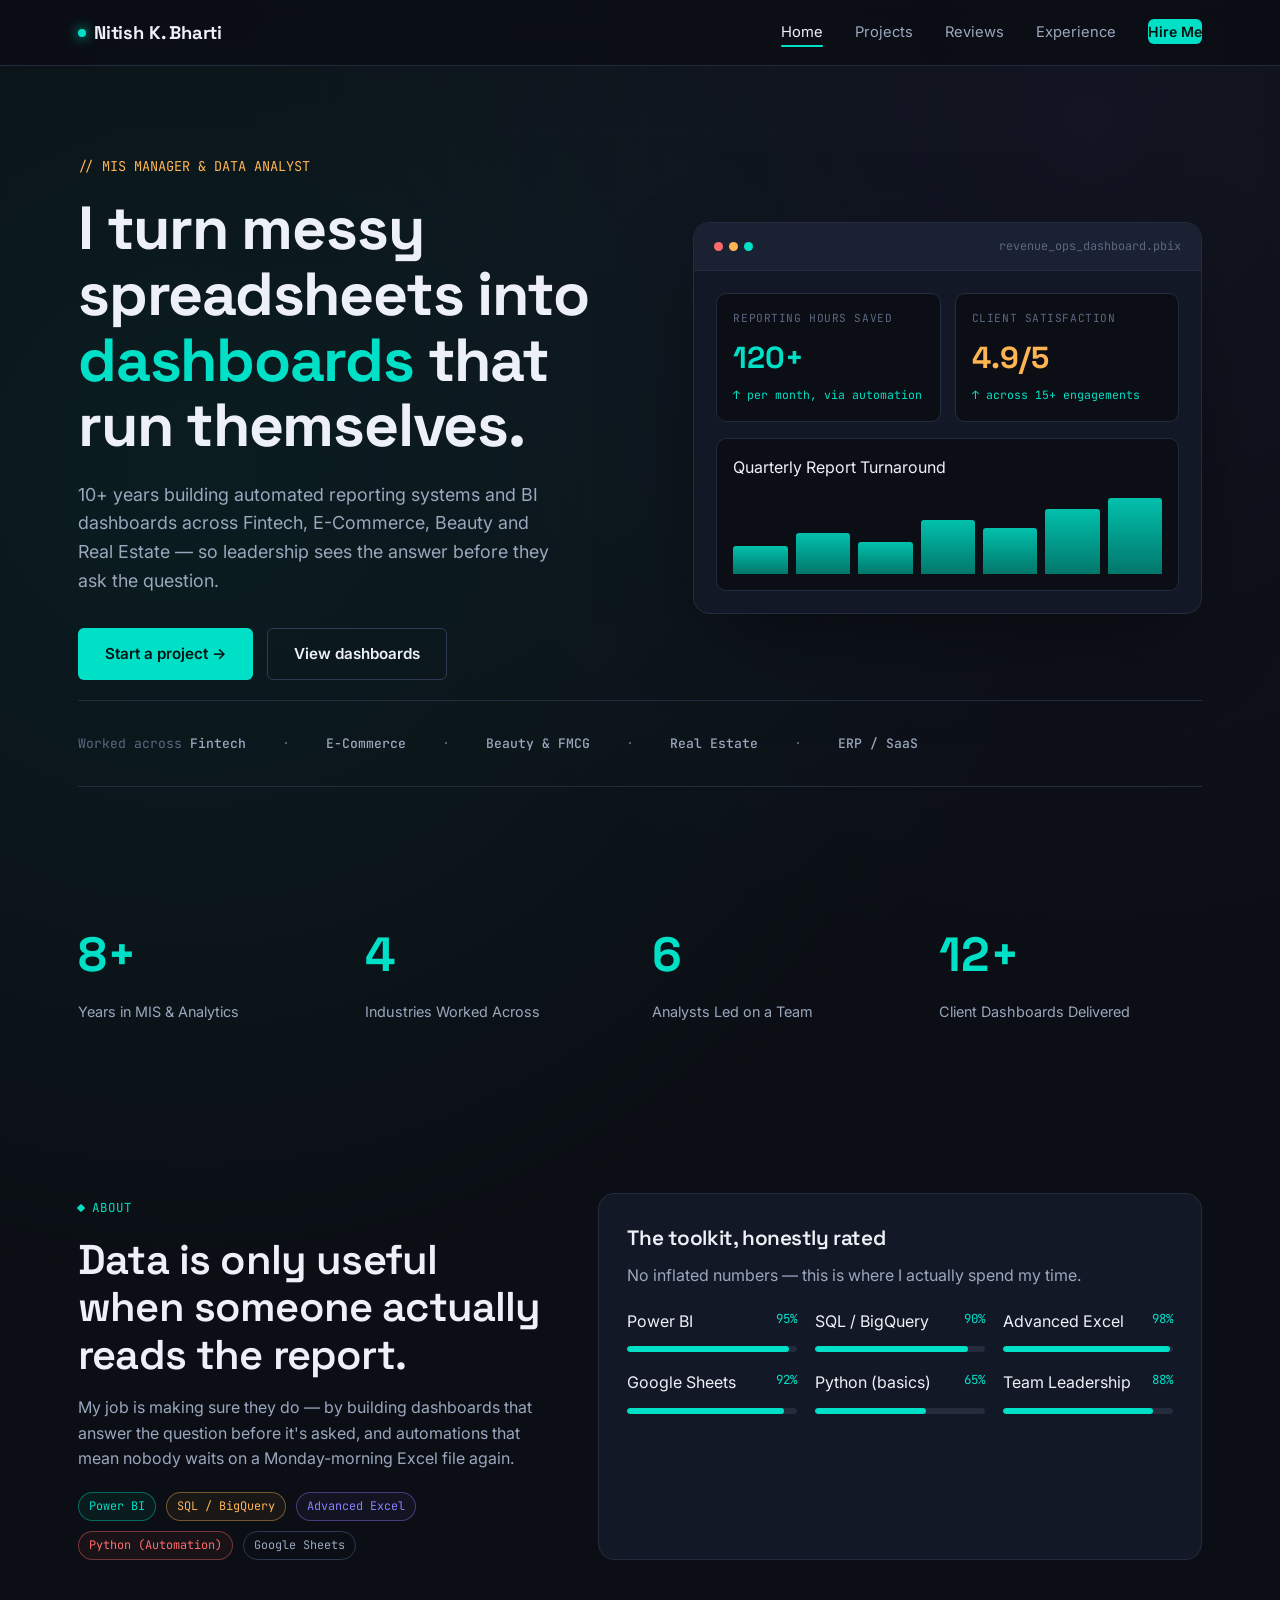
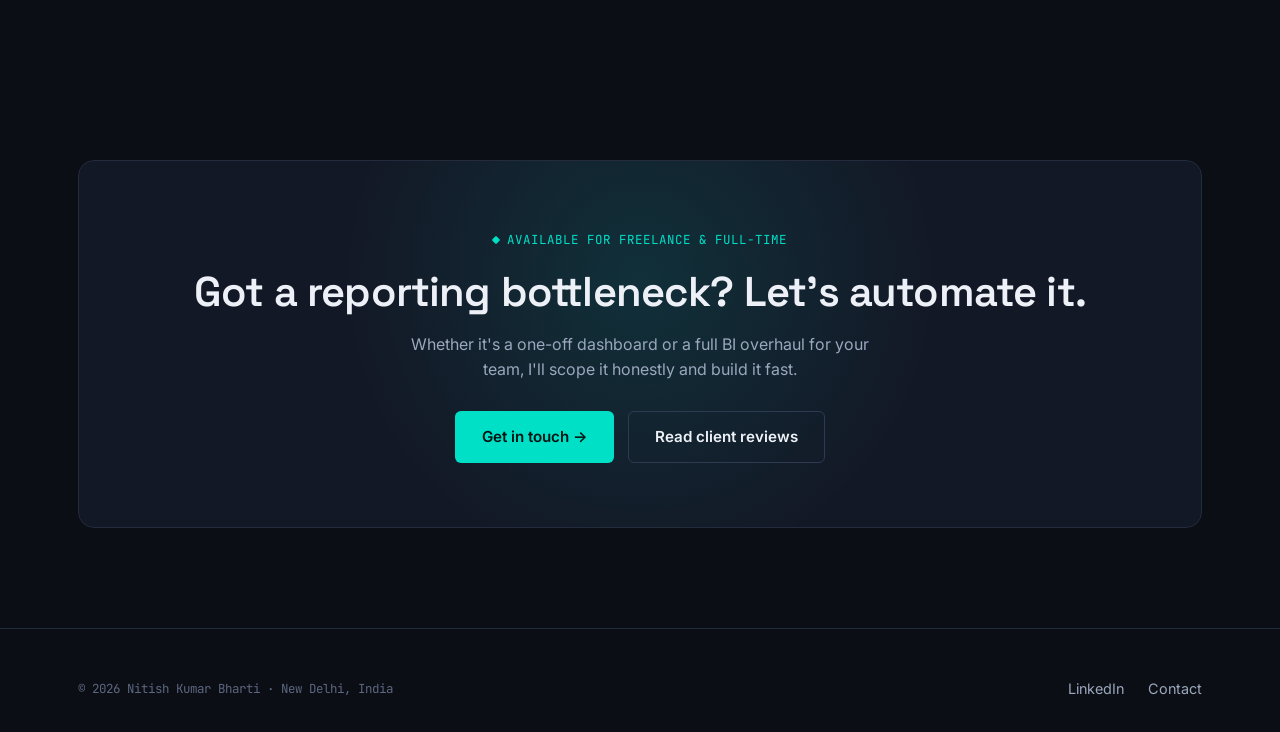
<file: index.html>
<!DOCTYPE html>
<html lang="en">
<head>
<meta charset="UTF-8">
<meta name="viewport" content="width=device-width, initial-scale=1.0">
<title>Nitish Kumar Bharti — MIS Manager &amp; Data Analyst</title>
<meta name="description" content="MIS Manager &amp; Data Analyst specializing in Power BI, SQL and automation dashboards across Fintech, E-Commerce, Beauty and Real Estate.">
<link rel="preconnect" href="https://fonts.googleapis.com">
<link href="https://fonts.googleapis.com/css2?family=Space+Grotesk:wght@500;600;700&family=Inter:wght@400;500;600;700&family=JetBrains+Mono:wght@400;500&display=swap" rel="stylesheet">
<link rel="stylesheet" href="styles.css">
<style>
  .hero {
    padding-top: 90px;
    padding-bottom: 60px;
    position: relative;
  }
  .hero-grid {
    display: grid;
    grid-template-columns: 1.1fr 1fr;
    gap: 56px;
    align-items: center;
  }
  .hero-kicker {
    font-family: var(--font-mono);
    font-size: 0.85rem;
    color: var(--accent-amber);
    margin-bottom: 18px;
    display: block;
  }
  .hero h1 span { color: var(--accent-teal); }
  .hero-sub {
    font-size: 1.12rem;
    margin: 22px 0 32px;
    max-width: 480px;
  }
  .hero-actions { display: flex; gap: 14px; flex-wrap: wrap; }

  /* Dashboard signature element */
  .dash {
    background: var(--bg-panel);
    border: 1px solid var(--line);
    border-radius: var(--radius-lg);
    padding: 0;
    overflow: hidden;
    box-shadow: 0 30px 80px -20px rgba(0,0,0,0.5);
  }
  .dash-bar {
    display: flex;
    align-items: center;
    justify-content: space-between;
    padding: 14px 20px;
    border-bottom: 1px solid var(--line);
    background: var(--bg-panel-raised);
  }
  .dash-bar-dots { display: flex; gap: 6px; }
  .dash-bar-dots span { width: 9px; height: 9px; border-radius: 50%; background: var(--line-bright); }
  .dash-bar-dots span:nth-child(1) { background: var(--accent-coral); }
  .dash-bar-dots span:nth-child(2) { background: var(--accent-amber); }
  .dash-bar-dots span:nth-child(3) { background: var(--accent-teal); }
  .dash-bar-title { font-family: var(--font-mono); font-size: 0.74rem; color: var(--text-muted); }
  .dash-body { padding: 22px; display: grid; gap: 16px; }
  .dash-row { display: grid; grid-template-columns: 1fr 1fr; gap: 14px; }
  .dash-card {
    background: var(--bg-base);
    border: 1px solid var(--line);
    border-radius: var(--radius-md);
    padding: 16px;
  }
  .dash-card .label { font-family: var(--font-mono); font-size: 0.7rem; color: var(--text-muted); text-transform: uppercase; letter-spacing: 0.05em; }
  .dash-card .value { font-family: var(--font-display); font-size: 1.9rem; font-weight: 700; color: var(--text-primary); margin-top: 6px; }
  .dash-card .value.teal { color: var(--accent-teal); }
  .dash-card .value.amber { color: var(--accent-amber); }
  .dash-card .delta { font-family: var(--font-mono); font-size: 0.72rem; color: var(--accent-teal); margin-top: 4px; }

  .dash-chart {
    background: var(--bg-base);
    border: 1px solid var(--line);
    border-radius: var(--radius-md);
    padding: 16px;
  }
  .bars { display: flex; align-items: flex-end; gap: 8px; height: 80px; margin-top: 14px; }
  .bars div { flex: 1; background: linear-gradient(180deg, var(--accent-teal), var(--accent-teal-dim)); border-radius: 3px 3px 0 0; opacity: 0.85; }

  .trust-strip {
    display: flex;
    gap: 36px;
    flex-wrap: wrap;
    align-items: center;
    padding: 32px 0;
    border-top: 1px solid var(--line);
    border-bottom: 1px solid var(--line);
    margin: 20px 0 0;
  }
  .trust-item { font-family: var(--font-mono); font-size: 0.82rem; color: var(--text-muted); }
  .trust-item b { color: var(--text-secondary); font-weight: 500; }

  .stats-row {
    display: grid;
    grid-template-columns: repeat(4, 1fr);
    gap: 24px;
  }
  .stat-block { text-align: left; }
  .stat-block .num {
    font-family: var(--font-display);
    font-size: clamp(2.2rem, 4vw, 3rem);
    font-weight: 700;
    color: var(--accent-teal);
  }
  .stat-block .lbl {
    color: var(--text-secondary);
    font-size: 0.9rem;
    margin-top: 6px;
  }

  .about-grid {
    display: grid;
    grid-template-columns: 1fr 1.3fr;
    gap: 56px;
  }
  .domain-pills { display: flex; flex-wrap: wrap; gap: 10px; margin-top: 20px; }

  .toolkit-grid {
    display: grid;
    grid-template-columns: repeat(3, 1fr);
    gap: 18px;
  }
  .tool-card { text-align: left; }
  .tool-card .pct {
    font-family: var(--font-mono);
    font-size: 0.78rem;
    color: var(--accent-teal);
    float: right;
  }
  .bar-track {
    height: 6px;
    background: var(--line);
    border-radius: 4px;
    margin-top: 12px;
    overflow: hidden;
  }
  .bar-fill { height: 100%; border-radius: 4px; background: var(--accent-teal); }

  .cta-band {
    text-align: center;
    background: var(--bg-panel);
    border: 1px solid var(--line);
    border-radius: var(--radius-lg);
    padding: 64px 40px;
    position: relative;
    overflow: hidden;
  }
  .cta-band::before {
    content: '';
    position: absolute;
    top: -50%; left: 50%;
    width: 600px; height: 600px;
    background: radial-gradient(circle, rgba(0,224,199,0.12), transparent 70%);
    transform: translateX(-50%);
  }
  .cta-band h2 { position: relative; z-index: 1; }
  .cta-band p { max-width: 480px; margin: 0 auto 28px; position: relative; z-index: 1; }
  .cta-band .hero-actions { justify-content: center; position: relative; z-index: 1; }

  @media (max-width: 860px) {
    .hero-grid { grid-template-columns: 1fr; }
    .about-grid { grid-template-columns: 1fr; }
    .stats-row { grid-template-columns: repeat(2, 1fr); }
    .toolkit-grid { grid-template-columns: 1fr; }
    .dash-row { grid-template-columns: 1fr; }
  }
</style>
</head>
<body>

<div class="grid-texture"></div>

<nav class="nav">
  <div class="nav-inner">
    <a href="index.html" class="nav-logo"><span class="dot"></span>Nitish K. Bharti</a>
    <ul class="nav-links">
      <li><a href="index.html" class="active">Home</a></li>
      <li><a href="projects.html">Projects</a></li>
      <li><a href="testimonials.html">Reviews</a></li>
      <li><a href="experience.html">Experience</a></li>
      <li><a href="contact.html" class="nav-cta">Hire Me</a></li>
    </ul>
    <button class="nav-toggle" aria-label="Toggle menu"><span></span><span></span><span></span></button>
  </div>
</nav>

<header class="hero">
  <div class="wrap hero-grid">
    <div class="reveal">
      <span class="hero-kicker text-mono">// MIS MANAGER &amp; DATA ANALYST</span>
      <h1>I turn messy spreadsheets into <span>dashboards</span> that run themselves.</h1>
      <p class="hero-sub">10+ years building automated reporting systems and BI dashboards across Fintech, E-Commerce, Beauty and Real Estate — so leadership sees the answer before they ask the question.</p>
      <div class="hero-actions">
        <a href="contact.html" class="btn btn-primary">Start a project →</a>
        <a href="projects.html" class="btn btn-ghost">View dashboards</a>
      </div>
    </div>

    <div class="dash reveal" style="animation-delay:0.15s">
      <div class="dash-bar">
        <div class="dash-bar-dots"><span></span><span></span><span></span></div>
        <span class="dash-bar-title">revenue_ops_dashboard.pbix</span>
      </div>
      <div class="dash-body">
        <div class="dash-row">
          <div class="dash-card">
            <div class="label">Reporting Hours Saved</div>
            <div class="value teal" data-count="120" data-suffix="+">0</div>
            <div class="delta">↑ per month, via automation</div>
          </div>
          <div class="dash-card">
            <div class="label">Client Satisfaction</div>
            <div class="value amber" data-count="4.9" data-suffix="/5">0</div>
            <div class="delta">↑ across 15+ engagements</div>
          </div>
        </div>
        <div class="dash-chart">
          <div class="label">Quarterly Report Turnaround</div>
          <div class="bars">
            <div style="height:35%"></div>
            <div style="height:52%"></div>
            <div style="height:40%"></div>
            <div style="height:68%"></div>
            <div style="height:58%"></div>
            <div style="height:82%"></div>
            <div style="height:95%"></div>
          </div>
        </div>
      </div>
    </div>
  </div>

  <div class="wrap">
    <div class="trust-strip text-mono">
      <span class="trust-item">Worked across <b>Fintech</b></span>
      <span class="trust-item">·</span>
      <span class="trust-item"><b>E-Commerce</b></span>
      <span class="trust-item">·</span>
      <span class="trust-item"><b>Beauty &amp; FMCG</b></span>
      <span class="trust-item">·</span>
      <span class="trust-item"><b>Real Estate</b></span>
      <span class="trust-item">·</span>
      <span class="trust-item"><b>ERP / SaaS</b></span>
    </div>
  </div>
</header>

<section class="section-tight">
  <div class="wrap">
    <div class="stats-row">
      <div class="stat-block reveal">
        <div class="num" data-count="10" data-suffix="+">0</div>
        <div class="lbl">Years in MIS &amp; Analytics</div>
      </div>
      <div class="stat-block reveal">
        <div class="num" data-count="5" data-suffix="">0</div>
        <div class="lbl">Industries Worked Across</div>
      </div>
      <div class="stat-block reveal">
        <div class="num" data-count="8" data-suffix="">0</div>
        <div class="lbl">Analysts Led on a Team</div>
      </div>
      <div class="stat-block reveal">
        <div class="num" data-count="15" data-suffix="+">0</div>
        <div class="lbl">Client Dashboards Delivered</div>
      </div>
    </div>
  </div>
</section>

<section>
  <div class="wrap about-grid">
    <div class="reveal">
      <span class="eyebrow">About</span>
      <h2>Data is only useful when someone actually reads the report.</h2>
      <p>My job is making sure they do — by building dashboards that answer the question before it's asked, and automations that mean nobody waits on a Monday-morning Excel file again.</p>
      <div class="domain-pills">
        <span class="tag tag-teal">Power BI</span>
        <span class="tag tag-amber">SQL / BigQuery</span>
        <span class="tag tag-violet">Advanced Excel</span>
        <span class="tag tag-coral">Python (Automation)</span>
        <span class="tag">Google Sheets</span>
      </div>
    </div>
    <div class="panel reveal" style="animation-delay:0.1s">
      <h3>The toolkit, honestly rated</h3>
      <p style="margin-bottom:20px">No inflated numbers — this is where I actually spend my time.</p>
      <div class="toolkit-grid">
        <div class="tool-card">
          <span>Power BI</span><span class="pct">95%</span>
          <div class="bar-track"><div class="bar-fill" style="width:95%"></div></div>
        </div>
        <div class="tool-card">
          <span>SQL / BigQuery</span><span class="pct">90%</span>
          <div class="bar-track"><div class="bar-fill" style="width:90%"></div></div>
        </div>
        <div class="tool-card">
          <span>Advanced Excel</span><span class="pct">98%</span>
          <div class="bar-track"><div class="bar-fill" style="width:98%"></div></div>
        </div>
        <div class="tool-card">
          <span>Google Sheets</span><span class="pct">92%</span>
          <div class="bar-track"><div class="bar-fill" style="width:92%"></div></div>
        </div>
        <div class="tool-card">
          <span>Python (basics)</span><span class="pct">65%</span>
          <div class="bar-track"><div class="bar-fill" style="width:65%"></div></div>
        </div>
        <div class="tool-card">
          <span>Team Leadership</span><span class="pct">88%</span>
          <div class="bar-track"><div class="bar-fill" style="width:88%"></div></div>
        </div>
      </div>
    </div>
  </div>
</section>

<section>
  <div class="wrap">
    <div class="cta-band reveal">
      <span class="eyebrow" style="justify-content:center">Available for freelance &amp; full-time</span>
      <h2>Got a reporting bottleneck? Let's automate it.</h2>
      <p>Whether it's a one-off dashboard or a full BI overhaul for your team, I'll scope it honestly and build it fast.</p>
      <div class="hero-actions">
        <a href="contact.html" class="btn btn-primary">Get in touch →</a>
        <a href="testimonials.html" class="btn btn-ghost">Read client reviews</a>
      </div>
    </div>
  </div>
</section>

<footer>
  <div class="wrap footer-inner">
    <div class="footer-meta">© 2026 Nitish Kumar Bharti · New Delhi, India</div>
    <ul class="footer-links">
      <li><a href="https://linkedin.com" target="_blank" rel="noopener">LinkedIn</a></li>
      <li><a href="contact.html">Contact</a></li>
    </ul>
  </div>
</footer>

<script src="script.js"></script>
<noscript><style>.reveal{opacity:1!important;}</style></noscript>
</body>
</html>
</file>
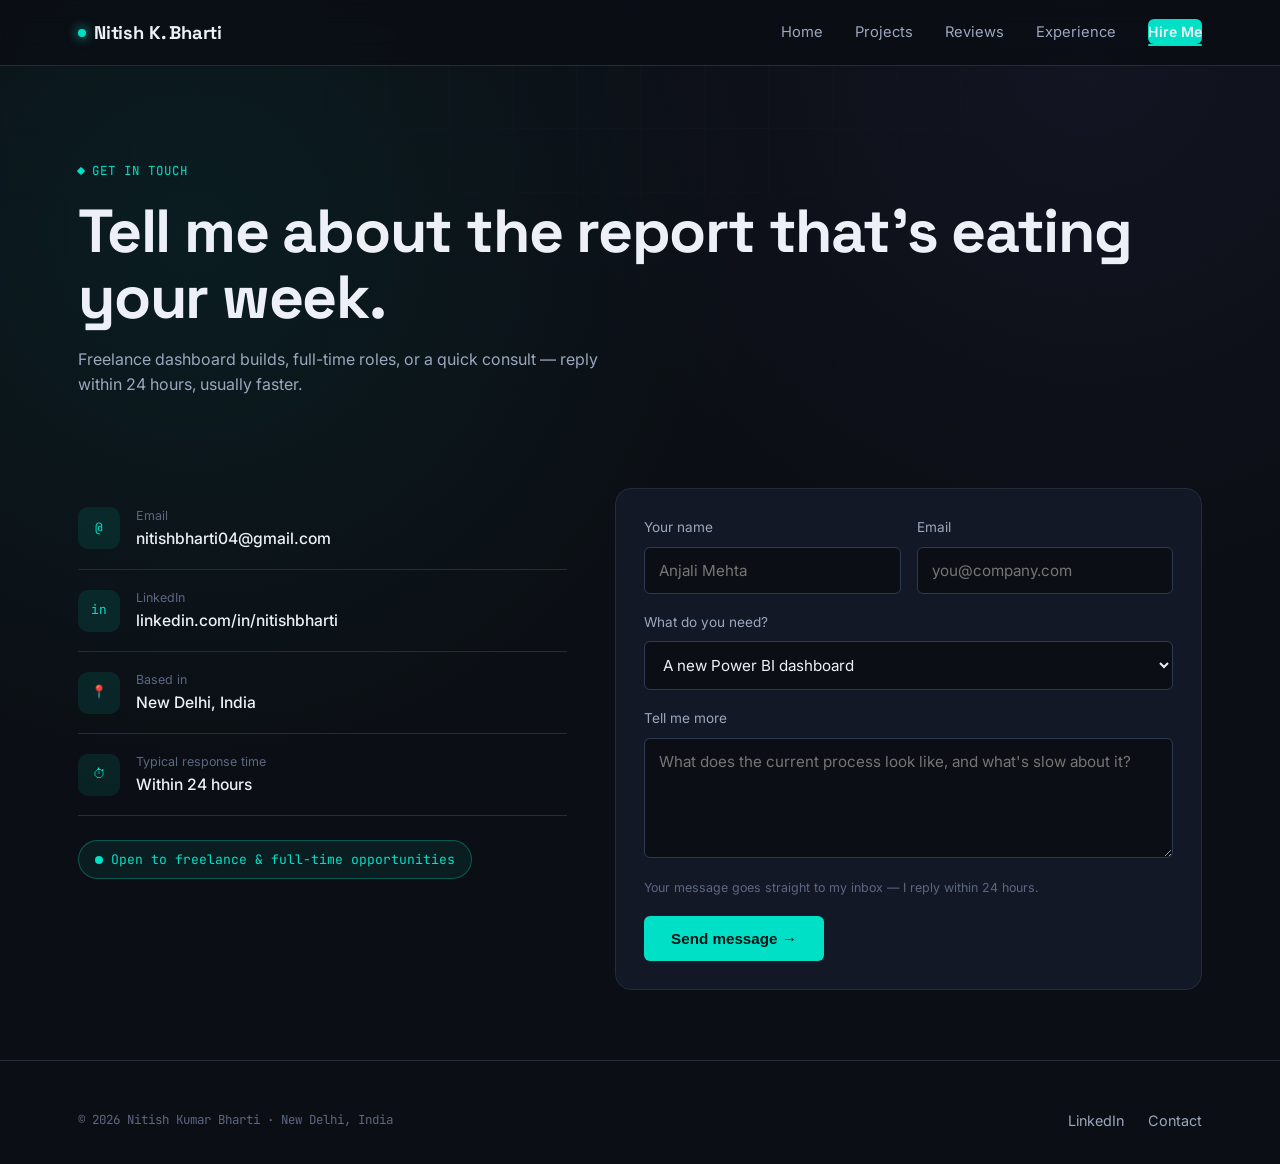
<file: contact.html>
<!DOCTYPE html>
<html lang="en">
<head>
<meta charset="UTF-8">
<meta name="viewport" content="width=device-width, initial-scale=1.0">
<title>Contact — Nitish Kumar Bharti</title>
<link href="https://fonts.googleapis.com/css2?family=Space+Grotesk:wght@500;600;700&family=Inter:wght@400;500;600;700&family=JetBrains+Mono:wght@400;500&display=swap" rel="stylesheet">
<link rel="stylesheet" href="styles.css">
<style>
  .page-head { padding-top: 90px; padding-bottom: 20px; }

  .contact-grid {
    display: grid;
    grid-template-columns: 1fr 1.2fr;
    gap: 48px;
  }

  .contact-channel {
    display: flex;
    align-items: center;
    gap: 16px;
    padding: 18px 0;
    border-bottom: 1px solid var(--line);
  }
  .contact-channel:last-child { border-bottom: none; }
  .channel-icon {
    width: 42px; height: 42px;
    border-radius: 10px;
    background: rgba(0,224,199,0.1);
    color: var(--accent-teal);
    display: flex; align-items: center; justify-content: center;
    font-family: var(--font-mono);
    font-size: 0.8rem;
    flex-shrink: 0;
  }
  .channel-label { font-size: 0.78rem; color: var(--text-muted); }
  .channel-value { font-size: 0.98rem; color: var(--text-primary); font-weight: 500; }

  .availability-badge {
    display: inline-flex;
    align-items: center;
    gap: 8px;
    font-family: var(--font-mono);
    font-size: 0.82rem;
    color: var(--accent-teal);
    background: rgba(0,224,199,0.08);
    border: 1px solid rgba(0,224,199,0.3);
    padding: 8px 16px;
    border-radius: 20px;
    margin-top: 24px;
  }
  .availability-badge .pulse {
    width: 8px; height: 8px;
    border-radius: 50%;
    background: var(--accent-teal);
    animation: pulse 2s infinite;
  }
  @keyframes pulse {
    0%, 100% { opacity: 1; }
    50% { opacity: 0.4; }
  }

  form { display: flex; flex-direction: column; gap: 18px; }
  .field label {
    display: block;
    font-size: 0.85rem;
    color: var(--text-secondary);
    margin-bottom: 8px;
  }
  .field input,
  .field select,
  .field textarea {
    width: 100%;
    background: var(--bg-base);
    border: 1px solid var(--line-bright);
    border-radius: var(--radius-sm);
    padding: 13px 14px;
    color: var(--text-primary);
    font-family: var(--font-body);
    font-size: 0.95rem;
  }
  .field input:focus,
  .field select:focus,
  .field textarea:focus {
    outline: none;
    border-color: var(--accent-teal);
  }
  .field-row { display: grid; grid-template-columns: 1fr 1fr; gap: 16px; }
  textarea { resize: vertical; min-height: 120px; }

  .form-note { font-size: 0.78rem; color: var(--text-muted); margin-top: -6px; }

  @media (max-width: 860px) {
    .contact-grid { grid-template-columns: 1fr; }
    .field-row { grid-template-columns: 1fr; }
  }
</style>
</head>
<body>

<div class="grid-texture"></div>

<nav class="nav">
  <div class="nav-inner">
    <a href="index.html" class="nav-logo"><span class="dot"></span>Nitish K. Bharti</a>
    <ul class="nav-links">
      <li><a href="index.html">Home</a></li>
      <li><a href="projects.html">Projects</a></li>
      <li><a href="testimonials.html">Reviews</a></li>
      <li><a href="experience.html">Experience</a></li>
      <li><a href="contact.html" class="nav-cta active">Hire Me</a></li>
    </ul>
    <button class="nav-toggle" aria-label="Toggle menu"><span></span><span></span><span></span></button>
  </div>
</nav>

<header class="page-head">
  <div class="wrap">
    <span class="eyebrow">Get In Touch</span>
    <h1 class="reveal">Tell me about the report that's eating your week.</h1>
    <p style="max-width:520px; margin-top:16px" class="reveal">Freelance dashboard builds, full-time roles, or a quick consult — reply within 24 hours, usually faster.</p>
  </div>
</header>

<section class="section-tight">
  <div class="wrap contact-grid">

    <div class="reveal">
      <div class="contact-channel">
        <div class="channel-icon">@</div>
        <div><div class="channel-label">Email</div><div class="channel-value">nitishbharti04@gmail.com</div></div>
      </div>
      <div class="contact-channel">
        <div class="channel-icon">in</div>
        <div><div class="channel-label">LinkedIn</div><div class="channel-value">linkedin.com/in/nitishbharti</div></div>
      </div>
      <div class="contact-channel">
        <div class="channel-icon">📍</div>
        <div><div class="channel-label">Based in</div><div class="channel-value">New Delhi, India</div></div>
      </div>
      <div class="contact-channel">
        <div class="channel-icon">⏱</div>
        <div><div class="channel-label">Typical response time</div><div class="channel-value">Within 24 hours</div></div>
      </div>

      <div class="availability-badge"><span class="pulse"></span>Open to freelance &amp; full-time opportunities</div>
    </div>

    <div class="panel reveal" style="animation-delay:0.1s">
      <form id="contactForm">
        <div class="field-row">
          <div class="field">
            <label for="name">Your name</label>
            <input type="text" id="name" placeholder="Anjali Mehta" required>
          </div>
          <div class="field">
            <label for="email">Email</label>
            <input type="email" id="email" placeholder="you@company.com" required>
          </div>
        </div>
        <div class="field">
          <label for="type">What do you need?</label>
          <select id="type">
            <option>A new Power BI dashboard</option>
            <option>SQL / data pipeline automation</option>
            <option>Full-time MIS Manager role</option>
            <option>Something else</option>
          </select>
        </div>
        <div class="field">
          <label for="message">Tell me more</label>
          <textarea id="message" placeholder="What does the current process look like, and what's slow about it?"></textarea>
        </div>
        <p class="form-note" id="formNote">Your message goes straight to my inbox — I reply within 24 hours.</p>
        <button type="submit" class="btn btn-primary" id="submitBtn" style="align-self:flex-start">Send message →</button>
      </form>
    </div>

  </div>
</section>

<footer>
  <div class="wrap footer-inner">
    <div class="footer-meta">© 2026 Nitish Kumar Bharti · New Delhi, India</div>
    <ul class="footer-links">
      <li><a href="https://linkedin.com" target="_blank" rel="noopener">LinkedIn</a></li>
      <li><a href="contact.html">Contact</a></li>
    </ul>
  </div>
</footer>

<script src="script.js"></script>
<noscript><style>.reveal{opacity:1!important;}</style></noscript>
<script>
  const SCRIPT_URL = "https://script.google.com/macros/s/AKfycbxHd2ZlgEEhWUnVzhDvUi3DkkMFg1SAT8lBhS2HKY6gMyB6bNRDxHSjnQ0RN8e4GZzd1Q/exec";

  document.getElementById('contactForm').addEventListener('submit', function (e) {
    e.preventDefault();

    const btn = document.getElementById('submitBtn');
    const note = document.getElementById('formNote');
    const payload = {
      name: document.getElementById('name').value,
      email: document.getElementById('email').value,
      type: document.getElementById('type').value,
      message: document.getElementById('message').value
    };

    btn.textContent = 'Sending...';
    btn.disabled = true;

    fetch(SCRIPT_URL, {
      method: 'POST',
      headers: { 'Content-Type': 'text/plain;charset=utf-8' },
      body: JSON.stringify(payload)
    })
      .then(() => {
        note.textContent = "Thanks! Your message has been sent — I'll reply within 24 hours.";
        note.style.color = 'var(--accent-teal)';
        btn.textContent = 'Sent ✓';
        document.getElementById('contactForm').reset();
      })
      .catch(() => {
        note.textContent = "Something went wrong sending that. Please try again or email me directly.";
        note.style.color = 'var(--accent-coral)';
        btn.textContent = 'Send message →';
        btn.disabled = false;
      });
  });
</script>
</body>
</html>
</file>
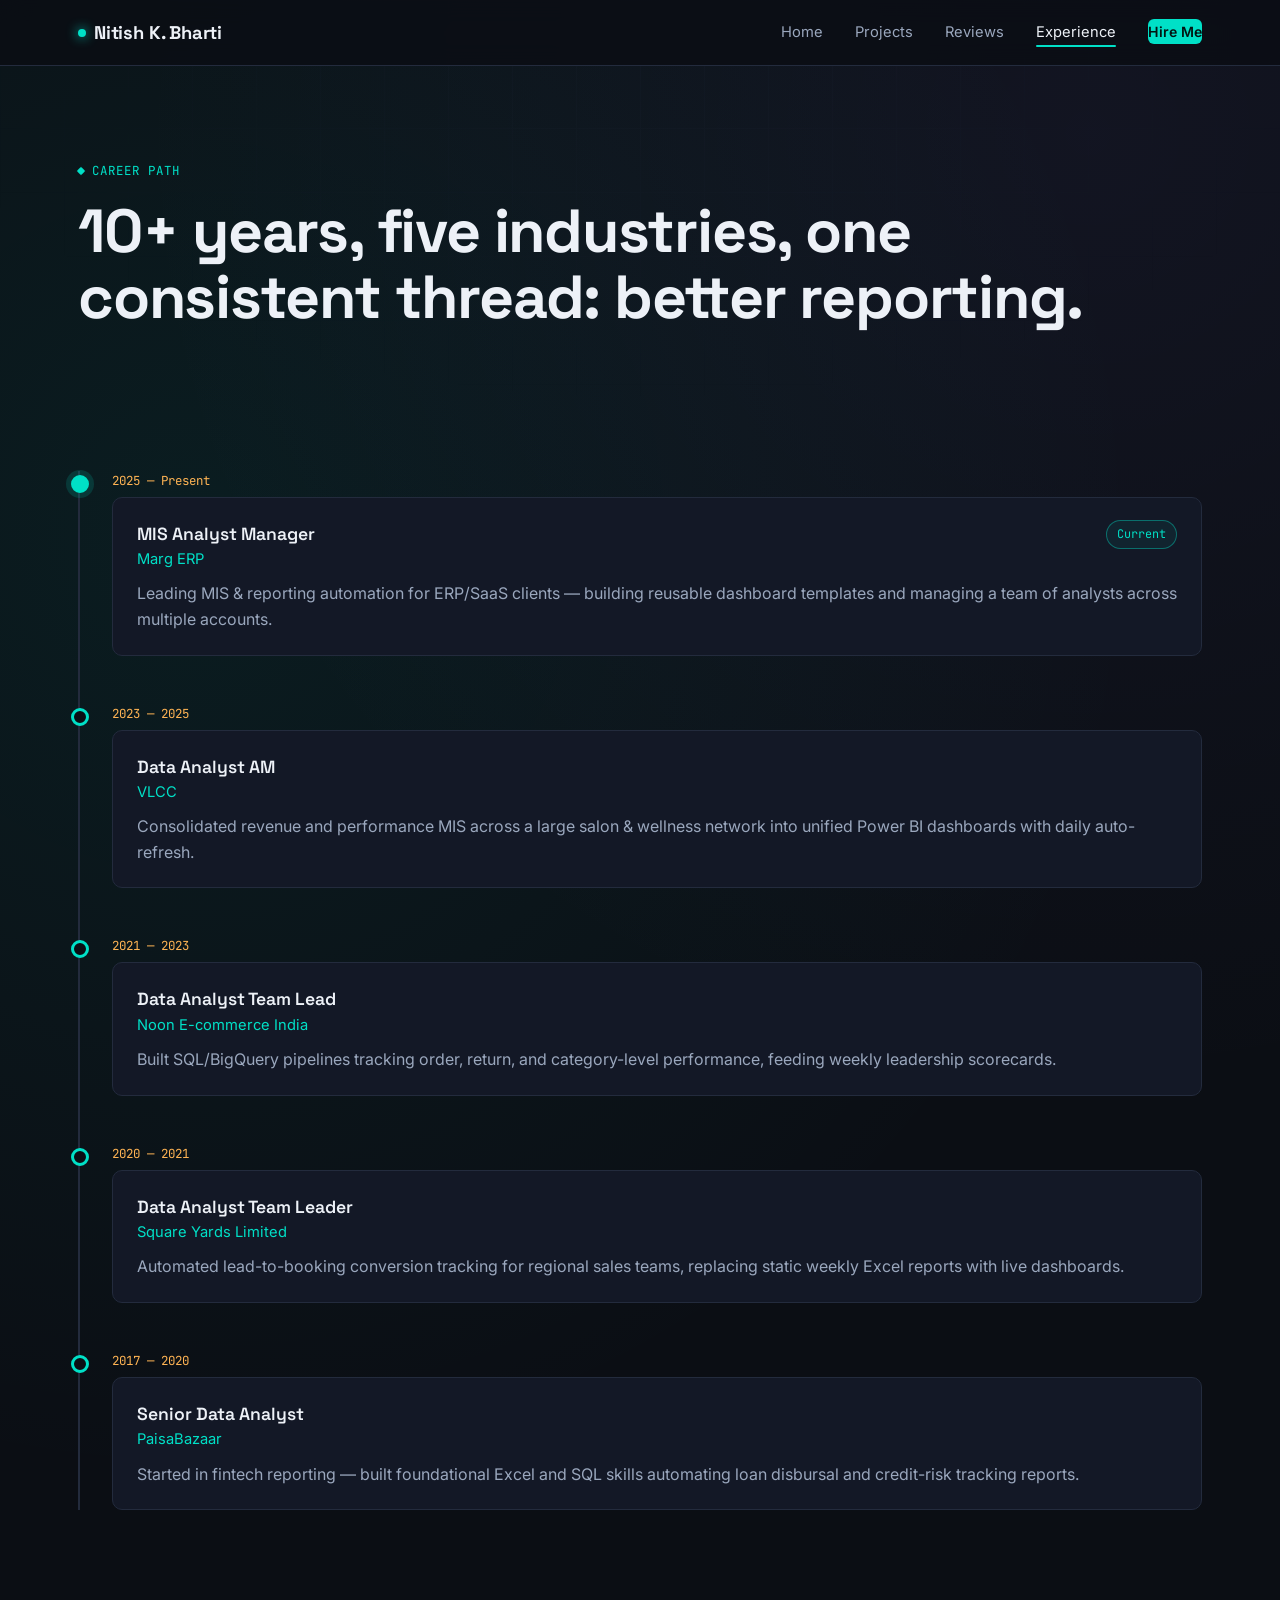
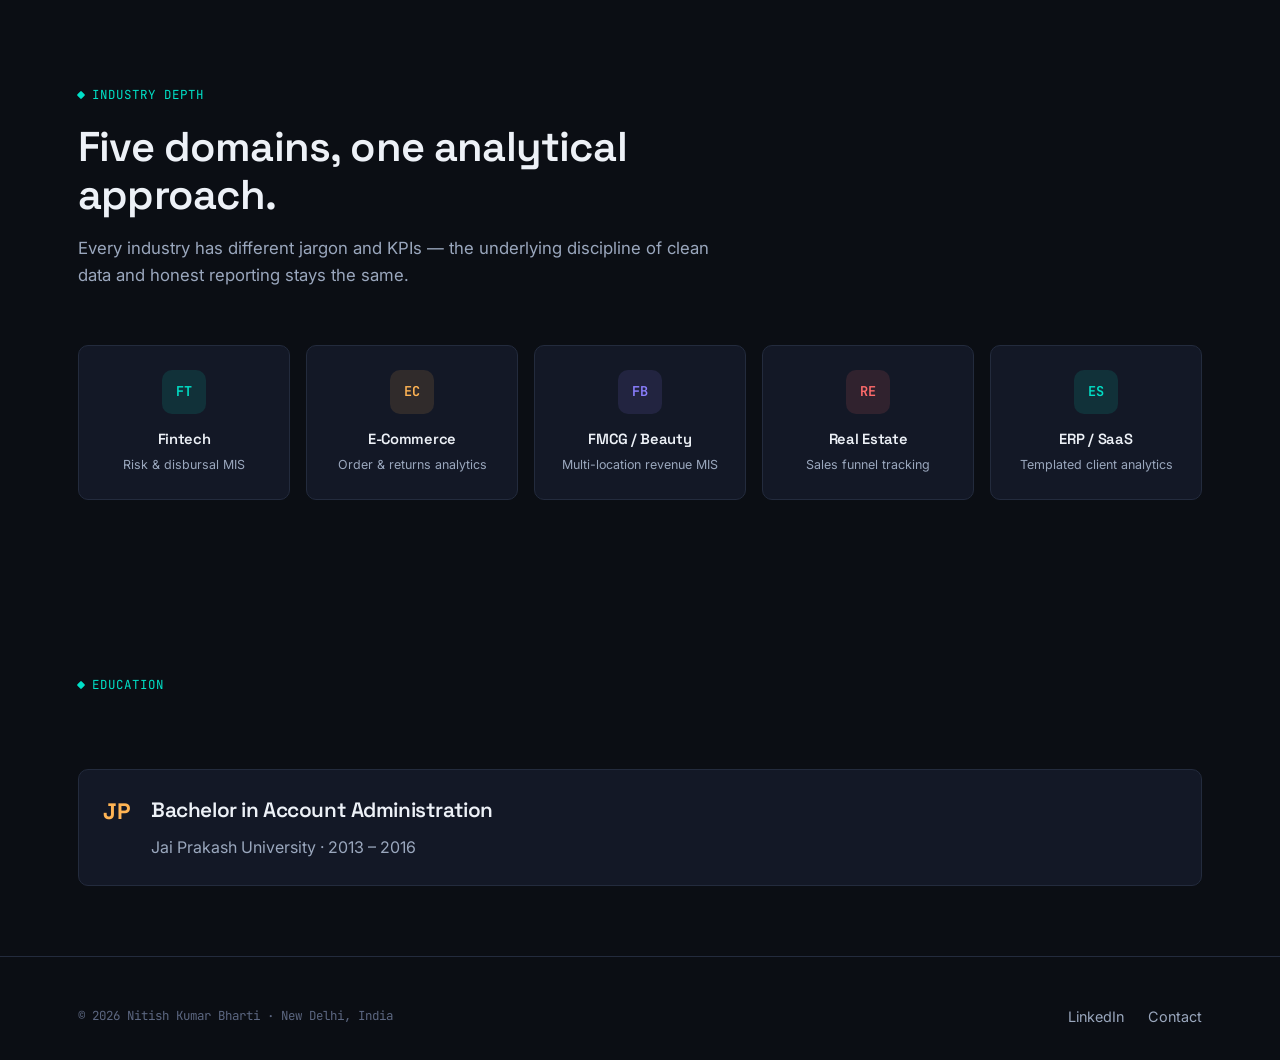
<file: experience.html>
<!DOCTYPE html>
<html lang="en">
<head>
<meta charset="UTF-8">
<meta name="viewport" content="width=device-width, initial-scale=1.0">
<title>Experience — Nitish Kumar Bharti</title>
<link href="https://fonts.googleapis.com/css2?family=Space+Grotesk:wght@500;600;700&family=Inter:wght@400;500;600;700&family=JetBrains+Mono:wght@400;500&display=swap" rel="stylesheet">
<link rel="stylesheet" href="styles.css">
<style>
  .page-head { padding-top: 90px; padding-bottom: 20px; }

  .timeline {
    position: relative;
    margin-top: 50px;
    padding-left: 32px;
    border-left: 2px solid var(--line);
  }

  .tl-item {
    position: relative;
    padding-bottom: 48px;
  }
  .tl-item:last-child { padding-bottom: 0; }

  .tl-dot {
    position: absolute;
    left: -41px;
    top: 4px;
    width: 18px; height: 18px;
    border-radius: 50%;
    background: var(--bg-base);
    border: 3px solid var(--accent-teal);
  }
  .tl-item.current .tl-dot {
    background: var(--accent-teal);
    box-shadow: 0 0 0 5px rgba(0,224,199,0.15);
  }

  .tl-period { font-family: var(--font-mono); font-size: 0.78rem; color: var(--accent-amber); margin-bottom: 6px; display: block; }
  .tl-card {
    background: var(--bg-panel);
    border: 1px solid var(--line);
    border-radius: var(--radius-md);
    padding: 22px 24px;
  }
  .tl-card-head {
    display: flex;
    justify-content: space-between;
    align-items: flex-start;
    flex-wrap: wrap;
    gap: 8px;
    margin-bottom: 10px;
  }
  .tl-role { font-family: var(--font-display); font-weight: 600; font-size: 1.1rem; }
  .tl-company { color: var(--accent-teal); font-size: 0.92rem; }

  .domain-grid {
    display: grid;
    grid-template-columns: repeat(5, 1fr);
    gap: 16px;
  }
  .domain-card {
    text-align: center;
    padding: 24px 12px;
    background: var(--bg-panel);
    border: 1px solid var(--line);
    border-radius: var(--radius-md);
  }
  .domain-card .icon-badge {
    width: 44px; height: 44px;
    border-radius: 10px;
    margin: 0 auto 14px;
    display: flex; align-items: center; justify-content: center;
    font-family: var(--font-mono);
    font-weight: 600;
    font-size: 0.85rem;
  }
  .domain-card h4 { font-size: 0.92rem; margin-bottom: 4px; }
  .domain-card p { font-size: 0.78rem; }

  .edu-card {
    display: flex;
    gap: 20px;
    align-items: flex-start;
    background: var(--bg-panel);
    border: 1px solid var(--line);
    border-radius: var(--radius-md);
    padding: 24px;
  }
  .edu-icon {
    font-family: var(--font-display);
    font-weight: 700;
    font-size: 1.4rem;
    color: var(--accent-amber);
    flex-shrink: 0;
  }

  @media (max-width: 900px) {
    .domain-grid { grid-template-columns: repeat(2, 1fr); }
  }
  @media (max-width: 600px) {
    .timeline { padding-left: 24px; }
    .tl-dot { left: -33px; }
  }
</style>
</head>
<body>

<div class="grid-texture"></div>

<nav class="nav">
  <div class="nav-inner">
    <a href="index.html" class="nav-logo"><span class="dot"></span>Nitish K. Bharti</a>
    <ul class="nav-links">
      <li><a href="index.html">Home</a></li>
      <li><a href="projects.html">Projects</a></li>
      <li><a href="testimonials.html">Reviews</a></li>
      <li><a href="experience.html" class="active">Experience</a></li>
      <li><a href="contact.html" class="nav-cta">Hire Me</a></li>
    </ul>
    <button class="nav-toggle" aria-label="Toggle menu"><span></span><span></span><span></span></button>
  </div>
</nav>

<header class="page-head">
  <div class="wrap">
    <span class="eyebrow">Career Path</span>
    <h1 class="reveal">10+ years, five industries, one consistent thread: better reporting.</h1>
  </div>
</header>

<section class="section-tight">
  <div class="wrap">
    <div class="timeline">

      <div class="tl-item current reveal">
        <div class="tl-dot"></div>
        <span class="tl-period">2025 — Present</span>
        <div class="tl-card">
          <div class="tl-card-head">
            <div><div class="tl-role">MIS Analyst Manager</div><div class="tl-company">Marg ERP</div></div>
            <span class="tag tag-teal">Current</span>
          </div>
          <p>Leading MIS &amp; reporting automation for ERP/SaaS clients — building reusable dashboard templates and managing a team of analysts across multiple accounts.</p>
        </div>
      </div>

      <div class="tl-item reveal">
        <div class="tl-dot"></div>
        <span class="tl-period">2023 — 2025</span>
        <div class="tl-card">
          <div class="tl-card-head">
            <div><div class="tl-role">Data Analyst AM</div><div class="tl-company">VLCC</div></div>
          </div>
          <p>Consolidated revenue and performance MIS across a large salon &amp; wellness network into unified Power BI dashboards with daily auto-refresh.</p>
        </div>
      </div>

      <div class="tl-item reveal">
        <div class="tl-dot"></div>
        <span class="tl-period">2021 — 2023</span>
        <div class="tl-card">
          <div class="tl-card-head">
            <div><div class="tl-role">Data Analyst Team Lead </div><div class="tl-company">Noon E-commerce India</div></div>
          </div>
          <p>Built SQL/BigQuery pipelines tracking order, return, and category-level performance, feeding weekly leadership scorecards.</p>
        </div>
      </div>

      <div class="tl-item reveal">
        <div class="tl-dot"></div>
        <span class="tl-period">2020 — 2021</span>
        <div class="tl-card">
          <div class="tl-card-head">
            <div><div class="tl-role">Data Analyst Team Leader </div><div class="tl-company">Square Yards Limited</div></div>
          </div>
          <p>Automated lead-to-booking conversion tracking for regional sales teams, replacing static weekly Excel reports with live dashboards.</p>
        </div>
      </div>

      <div class="tl-item reveal">
        <div class="tl-dot"></div>
        <span class="tl-period">2017 — 2020</span>
        <div class="tl-card">
          <div class="tl-card-head">
            <div><div class="tl-role">Senior Data Analyst </div><div class="tl-company">PaisaBazaar</div></div>
          </div>
          <p>Started in fintech reporting — built foundational Excel and SQL skills automating loan disbursal and credit-risk tracking reports.</p>
        </div>
      </div>

    </div>
  </div>
</section>

<section>
  <div class="wrap">
    <div class="section-head reveal">
      <span class="eyebrow">Industry Depth</span>
      <h2>Five domains, one analytical approach.</h2>
      <p>Every industry has different jargon and KPIs — the underlying discipline of clean data and honest reporting stays the same.</p>
    </div>
    <div class="domain-grid">
      <div class="domain-card reveal">
        <div class="icon-badge" style="background:rgba(0,224,199,0.12); color:var(--accent-teal)">FT</div>
        <h4>Fintech</h4>
        <p>Risk &amp; disbursal MIS</p>
      </div>
      <div class="domain-card reveal">
        <div class="icon-badge" style="background:rgba(255,180,84,0.12); color:var(--accent-amber)">EC</div>
        <h4>E-Commerce</h4>
        <p>Order &amp; returns analytics</p>
      </div>
      <div class="domain-card reveal">
        <div class="icon-badge" style="background:rgba(139,127,255,0.12); color:var(--accent-violet)">FB</div>
        <h4>FMCG / Beauty</h4>
        <p>Multi-location revenue MIS</p>
      </div>
      <div class="domain-card reveal">
        <div class="icon-badge" style="background:rgba(255,107,107,0.12); color:var(--accent-coral)">RE</div>
        <h4>Real Estate</h4>
        <p>Sales funnel tracking</p>
      </div>
      <div class="domain-card reveal">
        <div class="icon-badge" style="background:rgba(0,224,199,0.12); color:var(--accent-teal)">ES</div>
        <h4>ERP / SaaS</h4>
        <p>Templated client analytics</p>
      </div>
    </div>
  </div>
</section>

<section class="section-tight">
  <div class="wrap">
    <div class="section-head reveal">
      <span class="eyebrow">Education</span>
    </div>
    <div class="edu-card reveal">
      <div class="edu-icon">JP</div>
      <div>
        <h3>Bachelor in Account Administration</h3>
        <p>Jai Prakash University · 2013 – 2016</p>
      </div>
    </div>
  </div>
</section>

<footer>
  <div class="wrap footer-inner">
    <div class="footer-meta">© 2026 Nitish Kumar Bharti · New Delhi, India</div>
    <ul class="footer-links">
      <li><a href="https://linkedin.com" target="_blank" rel="noopener">LinkedIn</a></li>
      <li><a href="contact.html">Contact</a></li>
    </ul>
  </div>
</footer>

<script src="script.js"></script>
<noscript><style>.reveal{opacity:1!important;}</style></noscript>
</body>
</html>
</file>
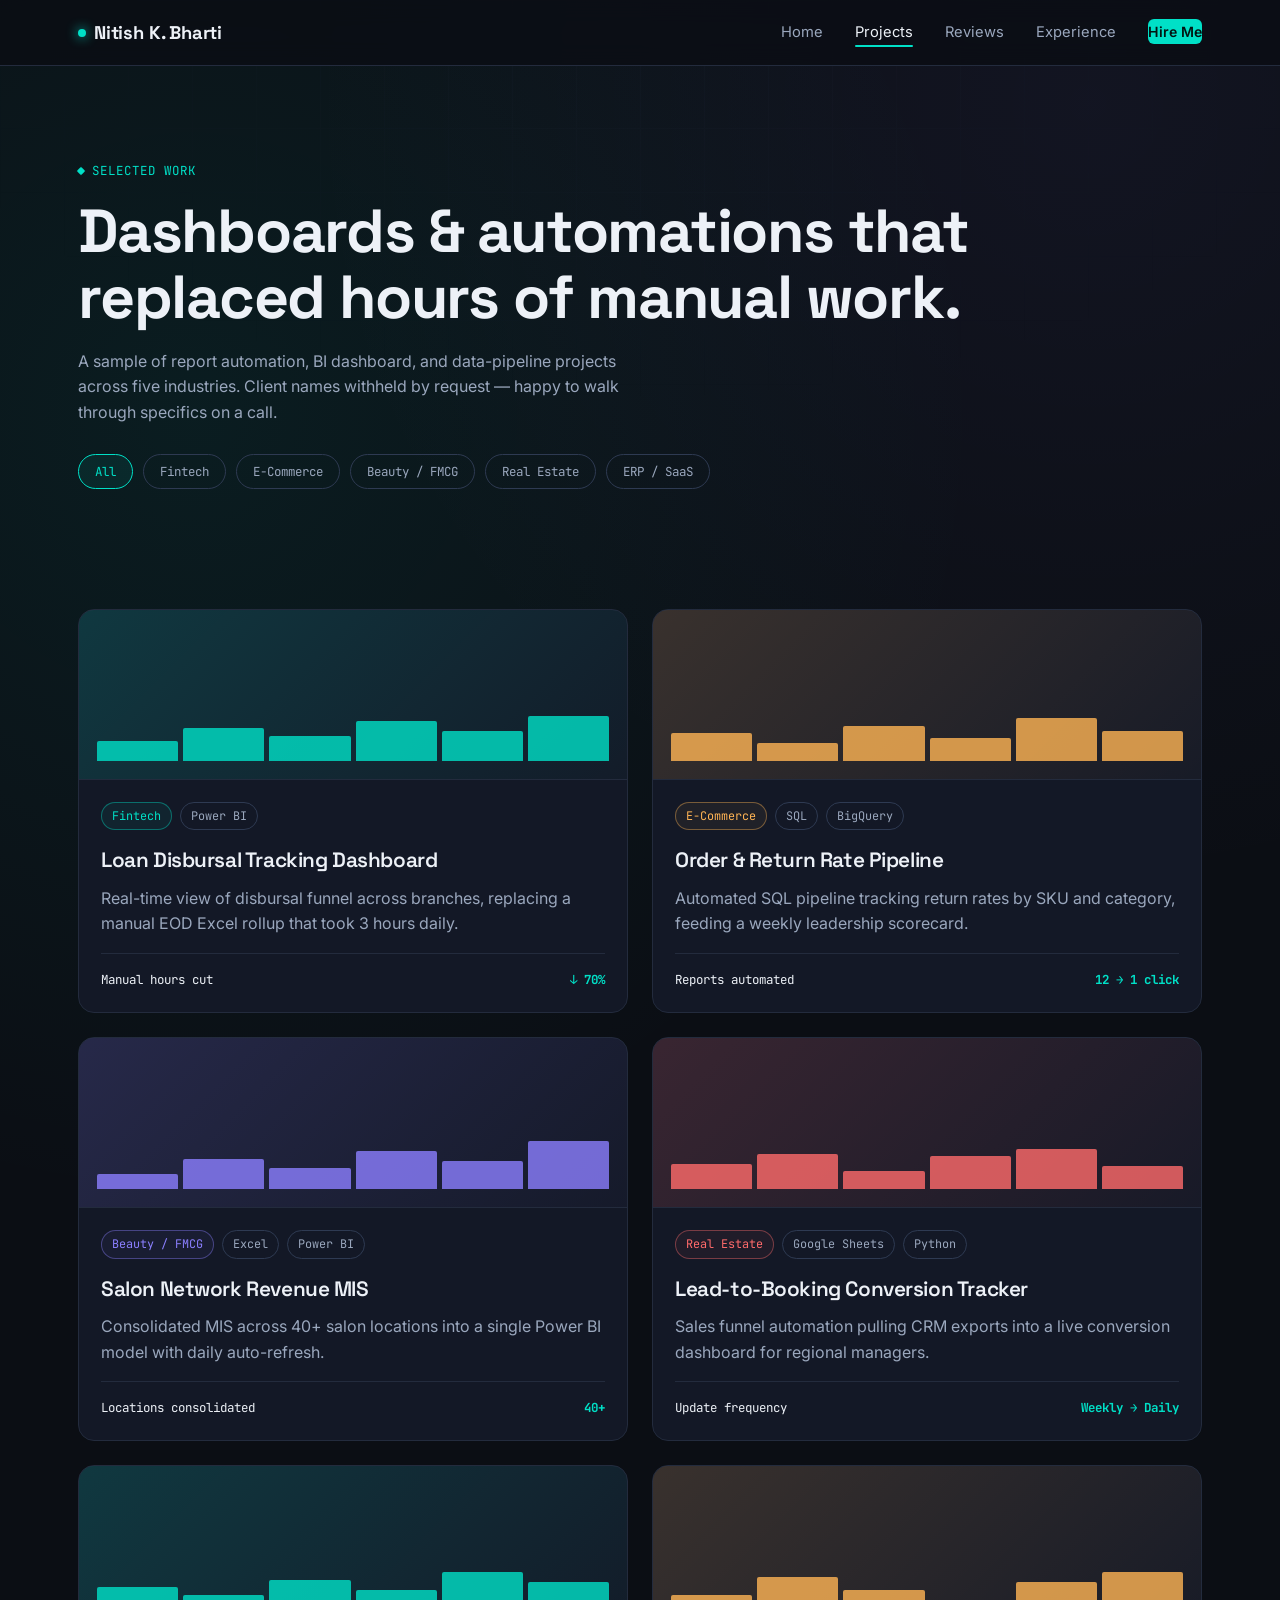
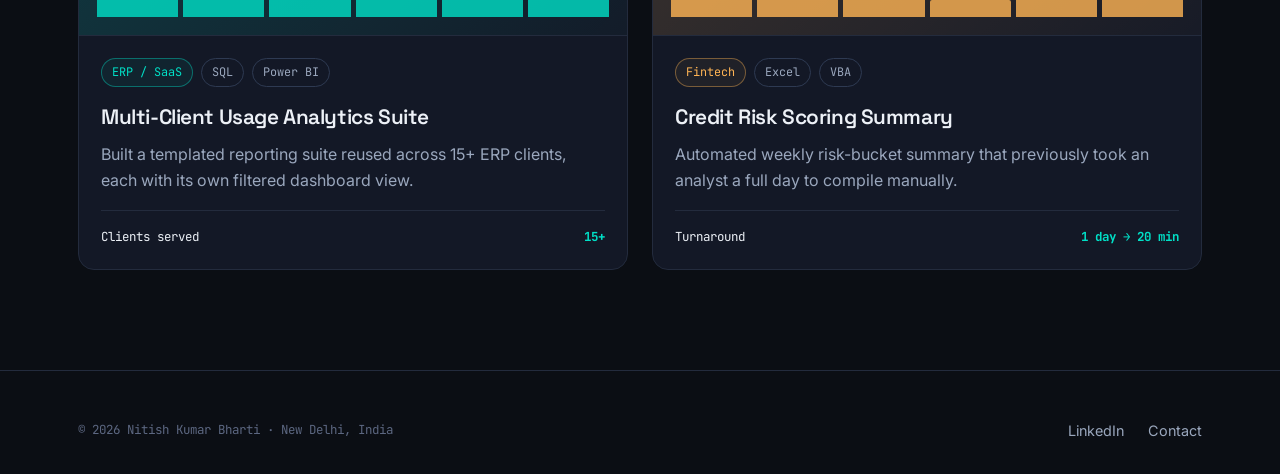
<file: projects.html>
<!DOCTYPE html>
<html lang="en">
<head>
<meta charset="UTF-8">
<meta name="viewport" content="width=device-width, initial-scale=1.0">
<title>Projects — Nitish Kumar Bharti</title>
<link href="https://fonts.googleapis.com/css2?family=Space+Grotesk:wght@500;600;700&family=Inter:wght@400;500;600;700&family=JetBrains+Mono:wght@400;500&display=swap" rel="stylesheet">
<link rel="stylesheet" href="styles.css">
<style>
  .page-head { padding-top: 90px; padding-bottom: 20px; }
  .filter-row {
    display: flex;
    gap: 10px;
    flex-wrap: wrap;
    margin-top: 28px;
  }
  .filter-pill {
    font-family: var(--font-mono);
    font-size: 0.78rem;
    padding: 8px 16px;
    border-radius: 20px;
    border: 1px solid var(--line-bright);
    color: var(--text-secondary);
    cursor: pointer;
    background: transparent;
  }
  .filter-pill.active {
    border-color: var(--accent-teal);
    color: var(--accent-teal);
    background: rgba(0,224,199,0.07);
  }

  .proj-grid {
    display: grid;
    grid-template-columns: repeat(2, 1fr);
    gap: 24px;
  }

  .proj-card {
    background: var(--bg-panel);
    border: 1px solid var(--line);
    border-radius: var(--radius-lg);
    overflow: hidden;
    transition: transform 0.25s ease, border-color 0.25s ease;
  }
  .proj-card:hover {
    transform: translateY(-4px);
    border-color: var(--line-bright);
  }
  .proj-visual {
    height: 170px;
    padding: 18px;
    display: flex;
    flex-direction: column;
    justify-content: flex-end;
    gap: 8px;
    position: relative;
    border-bottom: 1px solid var(--line);
  }
  .proj-visual.v-teal { background: linear-gradient(135deg, rgba(0,224,199,0.16), rgba(0,224,199,0.02)); }
  .proj-visual.v-amber { background: linear-gradient(135deg, rgba(255,180,84,0.16), rgba(255,180,84,0.02)); }
  .proj-visual.v-violet { background: linear-gradient(135deg, rgba(139,127,255,0.16), rgba(139,127,255,0.02)); }
  .proj-visual.v-coral { background: linear-gradient(135deg, rgba(255,107,107,0.16), rgba(255,107,107,0.02)); }

  .mini-bars { display: flex; align-items: flex-end; gap: 5px; height: 50px; }
  .mini-bars div { flex: 1; border-radius: 2px 2px 0 0; opacity: 0.8; }
  .v-teal .mini-bars div { background: var(--accent-teal); }
  .v-amber .mini-bars div { background: var(--accent-amber); }
  .v-violet .mini-bars div { background: var(--accent-violet); }
  .v-coral .mini-bars div { background: var(--accent-coral); }

  .proj-body { padding: 22px; }
  .proj-tags { display: flex; gap: 8px; margin-bottom: 14px; flex-wrap: wrap; }
  .proj-impact {
    margin-top: 16px;
    padding-top: 16px;
    border-top: 1px solid var(--line);
    display: flex;
    justify-content: space-between;
    font-family: var(--font-mono);
    font-size: 0.78rem;
  }
  .proj-impact b { color: var(--accent-teal); }

  @media (max-width: 860px) {
    .proj-grid { grid-template-columns: 1fr; }
  }
</style>
</head>
<body>

<div class="grid-texture"></div>

<nav class="nav">
  <div class="nav-inner">
    <a href="index.html" class="nav-logo"><span class="dot"></span>Nitish K. Bharti</a>
    <ul class="nav-links">
      <li><a href="index.html">Home</a></li>
      <li><a href="projects.html" class="active">Projects</a></li>
      <li><a href="testimonials.html">Reviews</a></li>
      <li><a href="experience.html">Experience</a></li>
      <li><a href="contact.html" class="nav-cta">Hire Me</a></li>
    </ul>
    <button class="nav-toggle" aria-label="Toggle menu"><span></span><span></span><span></span></button>
  </div>
</nav>

<header class="page-head">
  <div class="wrap">
    <span class="eyebrow">Selected Work</span>
    <h1 class="reveal">Dashboards &amp; automations that replaced hours of manual work.</h1>
    <p style="max-width:560px; margin-top:18px" class="reveal">A sample of report automation, BI dashboard, and data-pipeline projects across five industries. Client names withheld by request — happy to walk through specifics on a call.</p>

    <div class="filter-row">
      <button class="filter-pill active" data-filter="all">All</button>
      <button class="filter-pill" data-filter="fintech">Fintech</button>
      <button class="filter-pill" data-filter="ecommerce">E-Commerce</button>
      <button class="filter-pill" data-filter="beauty">Beauty / FMCG</button>
      <button class="filter-pill" data-filter="realestate">Real Estate</button>
      <button class="filter-pill" data-filter="erp">ERP / SaaS</button>
    </div>
  </div>
</header>

<section>
  <div class="wrap proj-grid" id="projGrid">

    <div class="proj-card reveal" data-cat="fintech">
      <div class="proj-visual v-teal">
        <div class="mini-bars"><div style="height:40%"></div><div style="height:65%"></div><div style="height:50%"></div><div style="height:80%"></div><div style="height:60%"></div><div style="height:90%"></div></div>
      </div>
      <div class="proj-body">
        <div class="proj-tags"><span class="tag tag-teal">Fintech</span><span class="tag">Power BI</span></div>
        <h3>Loan Disbursal Tracking Dashboard</h3>
        <p>Real-time view of disbursal funnel across branches, replacing a manual EOD Excel rollup that took 3 hours daily.</p>
        <div class="proj-impact"><span>Manual hours cut</span><b>↓ 70%</b></div>
      </div>
    </div>

    <div class="proj-card reveal" data-cat="ecommerce">
      <div class="proj-visual v-amber">
        <div class="mini-bars"><div style="height:55%"></div><div style="height:35%"></div><div style="height:70%"></div><div style="height:45%"></div><div style="height:85%"></div><div style="height:60%"></div></div>
      </div>
      <div class="proj-body">
        <div class="proj-tags"><span class="tag tag-amber">E-Commerce</span><span class="tag">SQL</span><span class="tag">BigQuery</span></div>
        <h3>Order &amp; Return Rate Pipeline</h3>
        <p>Automated SQL pipeline tracking return rates by SKU and category, feeding a weekly leadership scorecard.</p>
        <div class="proj-impact"><span>Reports automated</span><b>12 → 1 click</b></div>
      </div>
    </div>

    <div class="proj-card reveal" data-cat="beauty">
      <div class="proj-visual v-violet">
        <div class="mini-bars"><div style="height:30%"></div><div style="height:60%"></div><div style="height:42%"></div><div style="height:75%"></div><div style="height:55%"></div><div style="height:95%"></div></div>
      </div>
      <div class="proj-body">
        <div class="proj-tags"><span class="tag tag-violet">Beauty / FMCG</span><span class="tag">Excel</span><span class="tag">Power BI</span></div>
        <h3>Salon Network Revenue MIS</h3>
        <p>Consolidated MIS across 40+ salon locations into a single Power BI model with daily auto-refresh.</p>
        <div class="proj-impact"><span>Locations consolidated</span><b>40+</b></div>
      </div>
    </div>

    <div class="proj-card reveal" data-cat="realestate">
      <div class="proj-visual v-coral">
        <div class="mini-bars"><div style="height:50%"></div><div style="height:70%"></div><div style="height:35%"></div><div style="height:65%"></div><div style="height:80%"></div><div style="height:45%"></div></div>
      </div>
      <div class="proj-body">
        <div class="proj-tags"><span class="tag tag-coral">Real Estate</span><span class="tag">Google Sheets</span><span class="tag">Python</span></div>
        <h3>Lead-to-Booking Conversion Tracker</h3>
        <p>Sales funnel automation pulling CRM exports into a live conversion dashboard for regional managers.</p>
        <div class="proj-impact"><span>Update frequency</span><b>Weekly → Daily</b></div>
      </div>
    </div>

    <div class="proj-card reveal" data-cat="erp">
      <div class="proj-visual v-teal">
        <div class="mini-bars"><div style="height:60%"></div><div style="height:45%"></div><div style="height:75%"></div><div style="height:55%"></div><div style="height:90%"></div><div style="height:70%"></div></div>
      </div>
      <div class="proj-body">
        <div class="proj-tags"><span class="tag tag-teal">ERP / SaaS</span><span class="tag">SQL</span><span class="tag">Power BI</span></div>
        <h3>Multi-Client Usage Analytics Suite</h3>
        <p>Built a templated reporting suite reused across 15+ ERP clients, each with its own filtered dashboard view.</p>
        <div class="proj-impact"><span>Clients served</span><b>15+</b></div>
      </div>
    </div>

    <div class="proj-card reveal" data-cat="fintech">
      <div class="proj-visual v-amber">
        <div class="mini-bars"><div style="height:45%"></div><div style="height:80%"></div><div style="height:55%"></div><div style="height:35%"></div><div style="height:70%"></div><div style="height:90%"></div></div>
      </div>
      <div class="proj-body">
        <div class="proj-tags"><span class="tag tag-amber">Fintech</span><span class="tag">Excel</span><span class="tag">VBA</span></div>
        <h3>Credit Risk Scoring Summary</h3>
        <p>Automated weekly risk-bucket summary that previously took an analyst a full day to compile manually.</p>
        <div class="proj-impact"><span>Turnaround</span><b>1 day → 20 min</b></div>
      </div>
    </div>

  </div>
</section>

<footer>
  <div class="wrap footer-inner">
    <div class="footer-meta">© 2026 Nitish Kumar Bharti · New Delhi, India</div>
    <ul class="footer-links">
      <li><a href="https://linkedin.com" target="_blank" rel="noopener">LinkedIn</a></li>
      <li><a href="contact.html">Contact</a></li>
    </ul>
  </div>
</footer>

<script src="script.js"></script>
<script>
  const pills = document.querySelectorAll('.filter-pill');
  const cards = document.querySelectorAll('.proj-card');
  pills.forEach(pill => {
    pill.addEventListener('click', () => {
      pills.forEach(p => p.classList.remove('active'));
      pill.classList.add('active');
      const filter = pill.dataset.filter;
      cards.forEach(card => {
        card.style.display = (filter === 'all' || card.dataset.cat === filter) ? '' : 'none';
      });
    });
  });
</script>
<noscript><style>.reveal{opacity:1!important;}</style></noscript>
</body>
</html>
</file>
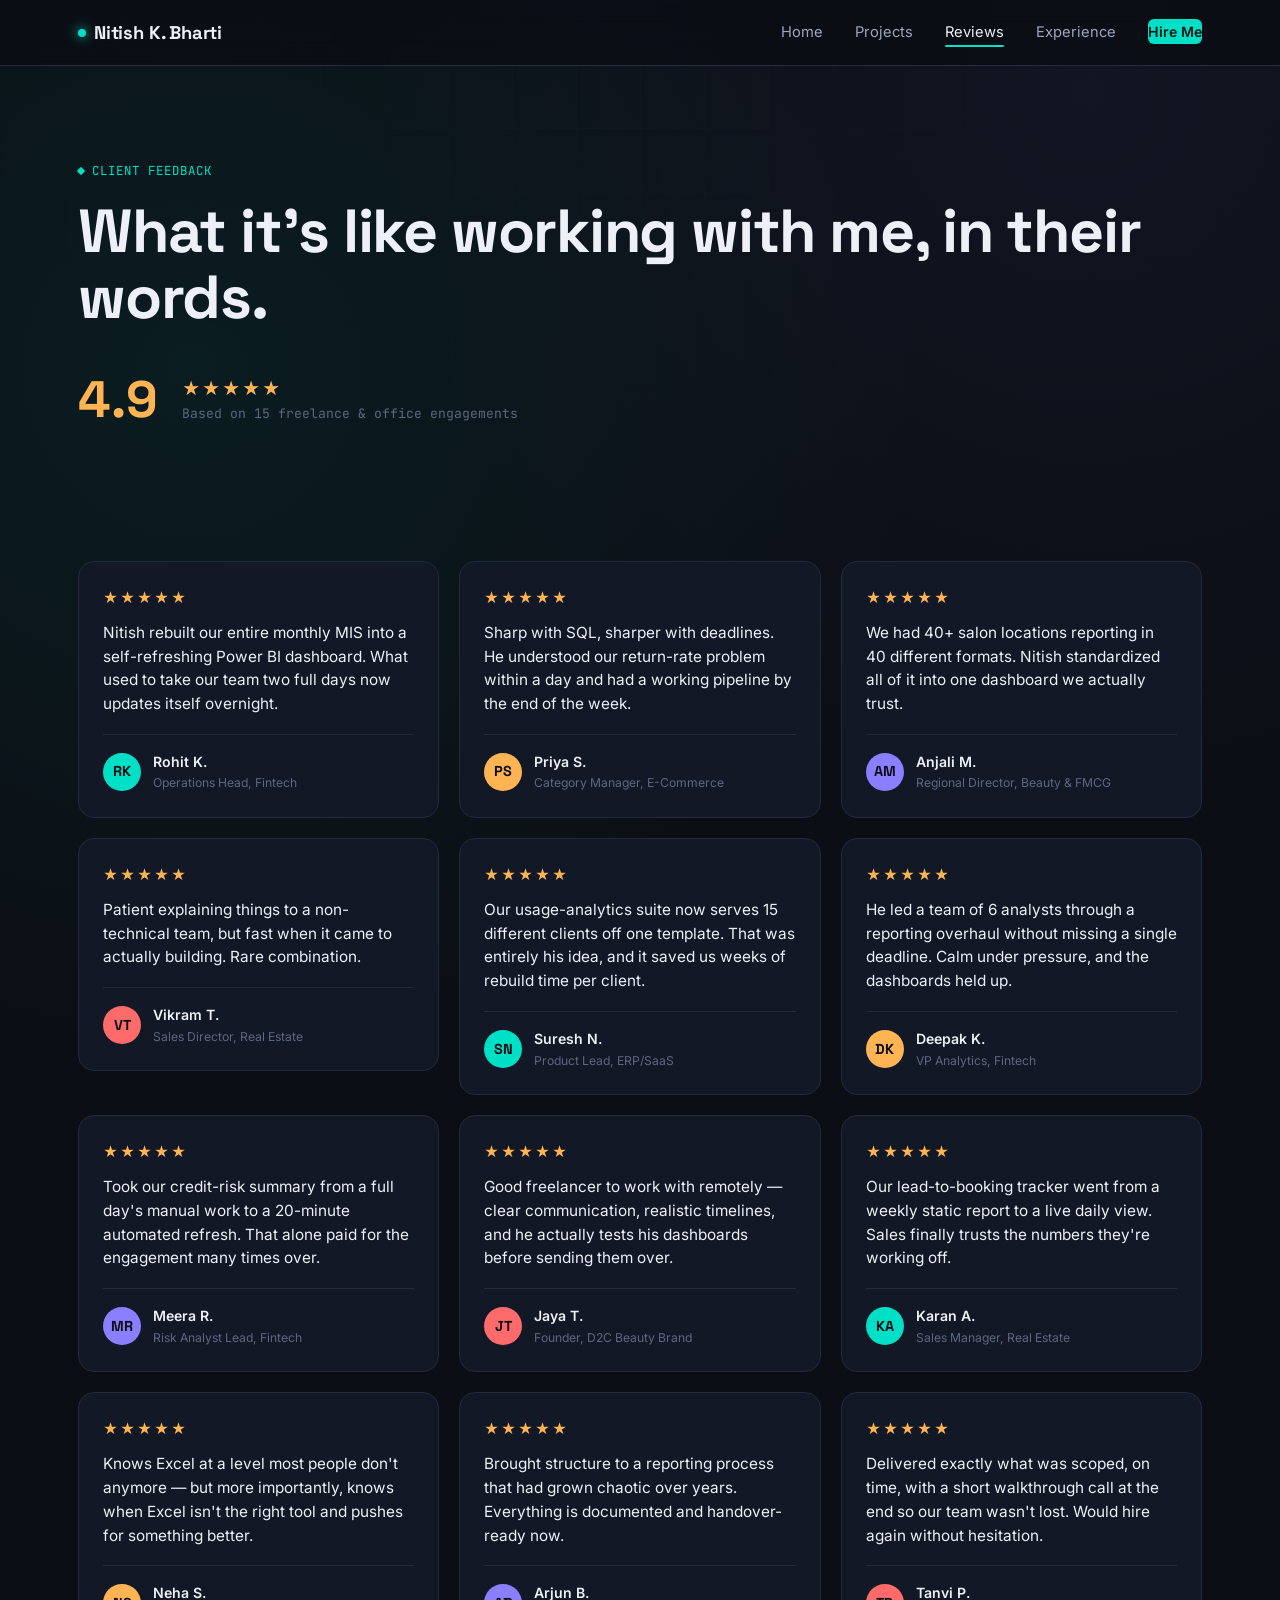
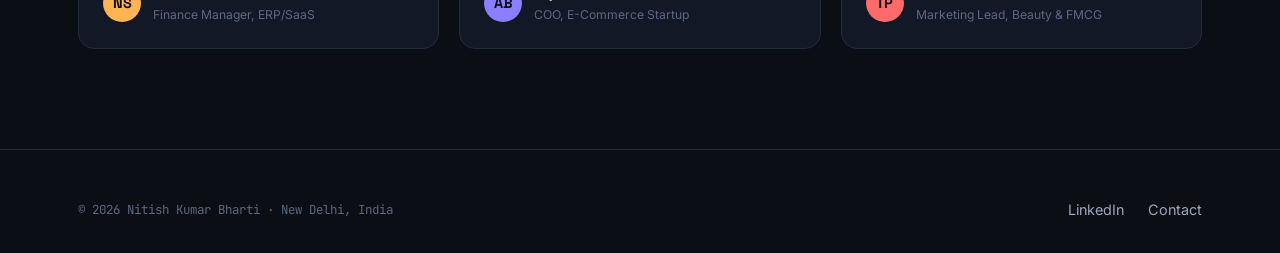
<file: testimonials.html>
<!DOCTYPE html>
<html lang="en">
<head>
<meta charset="UTF-8">
<meta name="viewport" content="width=device-width, initial-scale=1.0">
<title>Client Reviews — Nitish Kumar Bharti</title>
<link href="https://fonts.googleapis.com/css2?family=Space+Grotesk:wght@500;600;700&family=Inter:wght@400;500;600;700&family=JetBrains+Mono:wght@400;500&display=swap" rel="stylesheet">
<link rel="stylesheet" href="styles.css">
<style>
  .page-head { padding-top: 90px; padding-bottom: 20px; }

  .rating-summary {
    display: flex;
    align-items: center;
    gap: 24px;
    margin-top: 28px;
    flex-wrap: wrap;
  }
  .rating-big {
    font-family: var(--font-display);
    font-size: 3.2rem;
    font-weight: 700;
    color: var(--accent-amber);
  }
  .rating-stars { color: var(--accent-amber); font-size: 1.1rem; letter-spacing: 2px; }
  .rating-meta { font-family: var(--font-mono); font-size: 0.82rem; color: var(--text-muted); }

  .review-masonry {
    display: grid;
    grid-template-columns: repeat(3, 1fr);
    gap: 20px;
    align-items: start;
  }

  .review-card {
    background: var(--bg-panel);
    border: 1px solid var(--line);
    border-radius: var(--radius-lg);
    padding: 24px;
  }

  .review-stars { color: var(--accent-amber); font-size: 0.9rem; margin-bottom: 12px; letter-spacing: 2px; }

  .review-quote {
    color: var(--text-primary);
    font-size: 0.96rem;
    line-height: 1.55;
    margin-bottom: 18px;
  }

  .review-author {
    display: flex;
    align-items: center;
    gap: 12px;
    padding-top: 16px;
    border-top: 1px solid var(--line);
  }
  .review-avatar {
    width: 38px; height: 38px;
    border-radius: 50%;
    display: flex; align-items: center; justify-content: center;
    font-family: var(--font-display);
    font-weight: 700;
    font-size: 0.9rem;
    color: var(--bg-base);
    flex-shrink: 0;
  }
  .review-author-info .name { font-size: 0.88rem; font-weight: 600; color: var(--text-primary); }
  .review-author-info .role { font-size: 0.76rem; color: var(--text-muted); }

  @media (max-width: 1000px) {
    .review-masonry { grid-template-columns: repeat(2, 1fr); }
  }
  @media (max-width: 640px) {
    .review-masonry { grid-template-columns: 1fr; }
  }
</style>
</head>
<body>

<div class="grid-texture"></div>

<nav class="nav">
  <div class="nav-inner">
    <a href="index.html" class="nav-logo"><span class="dot"></span>Nitish K. Bharti</a>
    <ul class="nav-links">
      <li><a href="index.html">Home</a></li>
      <li><a href="projects.html">Projects</a></li>
      <li><a href="testimonials.html" class="active">Reviews</a></li>
      <li><a href="experience.html">Experience</a></li>
      <li><a href="contact.html" class="nav-cta">Hire Me</a></li>
    </ul>
    <button class="nav-toggle" aria-label="Toggle menu"><span></span><span></span><span></span></button>
  </div>
</nav>

<header class="page-head">
  <div class="wrap">
    <span class="eyebrow">Client Feedback</span>
    <h1 class="reveal">What it's like working with me, in their words.</h1>
    <div class="rating-summary reveal">
      <div class="rating-big" data-count="4.9" data-suffix="">0</div>
      <div>
        <div class="rating-stars">★★★★★</div>
        <div class="rating-meta">Based on 15 freelance &amp; office engagements</div>
      </div>
    </div>
  </div>
</header>

<section>
  <div class="wrap review-masonry">

    <div class="review-card reveal">
      <div class="review-stars">★★★★★</div>
      <p class="review-quote">Nitish rebuilt our entire monthly MIS into a self-refreshing Power BI dashboard. What used to take our team two full days now updates itself overnight.</p>
      <div class="review-author">
        <div class="review-avatar" style="background:var(--accent-teal)">RK</div>
        <div class="review-author-info"><div class="name">Rohit K.</div><div class="role">Operations Head, Fintech</div></div>
      </div>
    </div>

    <div class="review-card reveal">
      <div class="review-stars">★★★★★</div>
      <p class="review-quote">Sharp with SQL, sharper with deadlines. He understood our return-rate problem within a day and had a working pipeline by the end of the week.</p>
      <div class="review-author">
        <div class="review-avatar" style="background:var(--accent-amber)">PS</div>
        <div class="review-author-info"><div class="name">Priya S.</div><div class="role">Category Manager, E-Commerce</div></div>
      </div>
    </div>

    <div class="review-card reveal">
      <div class="review-stars">★★★★★</div>
      <p class="review-quote">We had 40+ salon locations reporting in 40 different formats. Nitish standardized all of it into one dashboard we actually trust.</p>
      <div class="review-author">
        <div class="review-avatar" style="background:var(--accent-violet)">AM</div>
        <div class="review-author-info"><div class="name">Anjali M.</div><div class="role">Regional Director, Beauty &amp; FMCG</div></div>
      </div>
    </div>

    <div class="review-card reveal">
      <div class="review-stars">★★★★★</div>
      <p class="review-quote">Patient explaining things to a non-technical team, but fast when it came to actually building. Rare combination.</p>
      <div class="review-author">
        <div class="review-avatar" style="background:var(--accent-coral)">VT</div>
        <div class="review-author-info"><div class="name">Vikram T.</div><div class="role">Sales Director, Real Estate</div></div>
      </div>
    </div>

    <div class="review-card reveal">
      <div class="review-stars">★★★★★</div>
      <p class="review-quote">Our usage-analytics suite now serves 15 different clients off one template. That was entirely his idea, and it saved us weeks of rebuild time per client.</p>
      <div class="review-author">
        <div class="review-avatar" style="background:var(--accent-teal)">SN</div>
        <div class="review-author-info"><div class="name">Suresh N.</div><div class="role">Product Lead, ERP/SaaS</div></div>
      </div>
    </div>

    <div class="review-card reveal">
      <div class="review-stars">★★★★★</div>
      <p class="review-quote">He led a team of 6 analysts through a reporting overhaul without missing a single deadline. Calm under pressure, and the dashboards held up.</p>
      <div class="review-author">
        <div class="review-avatar" style="background:var(--accent-amber)">DK</div>
        <div class="review-author-info"><div class="name">Deepak K.</div><div class="role">VP Analytics, Fintech</div></div>
      </div>
    </div>

    <div class="review-card reveal">
      <div class="review-stars">★★★★★</div>
      <p class="review-quote">Took our credit-risk summary from a full day's manual work to a 20-minute automated refresh. That alone paid for the engagement many times over.</p>
      <div class="review-author">
        <div class="review-avatar" style="background:var(--accent-violet)">MR</div>
        <div class="review-author-info"><div class="name">Meera R.</div><div class="role">Risk Analyst Lead, Fintech</div></div>
      </div>
    </div>

    <div class="review-card reveal">
      <div class="review-stars">★★★★★</div>
      <p class="review-quote">Good freelancer to work with remotely — clear communication, realistic timelines, and he actually tests his dashboards before sending them over.</p>
      <div class="review-author">
        <div class="review-avatar" style="background:var(--accent-coral)">JT</div>
        <div class="review-author-info"><div class="name">Jaya T.</div><div class="role">Founder, D2C Beauty Brand</div></div>
      </div>
    </div>

    <div class="review-card reveal">
      <div class="review-stars">★★★★★</div>
      <p class="review-quote">Our lead-to-booking tracker went from a weekly static report to a live daily view. Sales finally trusts the numbers they're working off.</p>
      <div class="review-author">
        <div class="review-avatar" style="background:var(--accent-teal)">KA</div>
        <div class="review-author-info"><div class="name">Karan A.</div><div class="role">Sales Manager, Real Estate</div></div>
      </div>
    </div>

    <div class="review-card reveal">
      <div class="review-stars">★★★★★</div>
      <p class="review-quote">Knows Excel at a level most people don't anymore — but more importantly, knows when Excel isn't the right tool and pushes for something better.</p>
      <div class="review-author">
        <div class="review-avatar" style="background:var(--accent-amber)">NS</div>
        <div class="review-author-info"><div class="name">Neha S.</div><div class="role">Finance Manager, ERP/SaaS</div></div>
      </div>
    </div>

    <div class="review-card reveal">
      <div class="review-stars">★★★★★</div>
      <p class="review-quote">Brought structure to a reporting process that had grown chaotic over years. Everything is documented and handover-ready now.</p>
      <div class="review-author">
        <div class="review-avatar" style="background:var(--accent-violet)">AB</div>
        <div class="review-author-info"><div class="name">Arjun B.</div><div class="role">COO, E-Commerce Startup</div></div>
      </div>
    </div>

    <div class="review-card reveal">
      <div class="review-stars">★★★★★</div>
      <p class="review-quote">Delivered exactly what was scoped, on time, with a short walkthrough call at the end so our team wasn't lost. Would hire again without hesitation.</p>
      <div class="review-author">
        <div class="review-avatar" style="background:var(--accent-coral)">TP</div>
        <div class="review-author-info"><div class="name">Tanvi P.</div><div class="role">Marketing Lead, Beauty &amp; FMCG</div></div>
      </div>
    </div>

  </div>
</section>

<footer>
  <div class="wrap footer-inner">
    <div class="footer-meta">© 2026 Nitish Kumar Bharti · New Delhi, India</div>
    <ul class="footer-links">
      <li><a href="https://linkedin.com" target="_blank" rel="noopener">LinkedIn</a></li>
      <li><a href="contact.html">Contact</a></li>
    </ul>
  </div>
</footer>

<script src="script.js"></script>
<noscript><style>.reveal{opacity:1!important;}</style></noscript>
</body>
</html>
</file>
<file: styles.css>
/* ============================================
   NITISH KUMAR BHARTI — PORTFOLIO DESIGN SYSTEM
   Theme: "The Data Storyteller"
   ============================================ */

:root {
  /* Color tokens */
  --bg-base: #0B0E14;
  --bg-panel: #131826;
  --bg-panel-raised: #1A2132;
  --line: #232B3D;
  --line-bright: #2E3A52;
  --text-primary: #EDF1F7;
  --text-secondary: #9AA7BD;
  --text-muted: #5C6781;
  --accent-teal: #00E0C7;
  --accent-teal-dim: #00897A;
  --accent-amber: #FFB454;
  --accent-coral: #FF6B6B;
  --accent-violet: #8B7FFF;

  /* Type */
  --font-display: 'Space Grotesk', 'Arial Narrow', sans-serif;
  --font-body: 'Inter', -apple-system, sans-serif;
  --font-mono: 'JetBrains Mono', 'Courier New', monospace;

  /* Layout */
  --max-width: 1180px;
  --radius-sm: 6px;
  --radius-md: 10px;
  --radius-lg: 16px;
}

* { margin: 0; padding: 0; box-sizing: border-box; }

html { scroll-behavior: smooth; }

body {
  background: var(--bg-base);
  color: var(--text-primary);
  font-family: var(--font-body);
  line-height: 1.6;
  overflow-x: hidden;
  background-image:
    radial-gradient(circle at 15% 20%, rgba(0, 224, 199, 0.07), transparent 40%),
    radial-gradient(circle at 85% 5%, rgba(139, 127, 255, 0.06), transparent 35%);
}

img { max-width: 100%; display: block; }
a { color: inherit; text-decoration: none; }
ul { list-style: none; }

.wrap {
  max-width: var(--max-width);
  margin: 0 auto;
  padding: 0 28px;
}

/* ---------- Grid / dot texture background ---------- */
.grid-texture {
  position: fixed;
  inset: 0;
  background-image:
    linear-gradient(var(--line) 1px, transparent 1px),
    linear-gradient(90deg, var(--line) 1px, transparent 1px);
  background-size: 64px 64px;
  opacity: 0.18;
  z-index: 0;
  pointer-events: none;
  mask-image: radial-gradient(ellipse 80% 60% at 50% 0%, black 0%, transparent 75%);
}

/* ---------- Nav ---------- */
.nav {
  position: sticky;
  top: 0;
  z-index: 100;
  background: rgba(11, 14, 20, 0.85);
  backdrop-filter: blur(12px);
  border-bottom: 1px solid var(--line);
}

.nav-inner {
  display: flex;
  align-items: center;
  justify-content: space-between;
  padding: 18px 28px;
  max-width: var(--max-width);
  margin: 0 auto;
}

.nav-logo {
  font-family: var(--font-display);
  font-weight: 700;
  font-size: 1.15rem;
  letter-spacing: -0.01em;
  display: flex;
  align-items: center;
  gap: 8px;
}

.nav-logo .dot {
  width: 8px;
  height: 8px;
  border-radius: 50%;
  background: var(--accent-teal);
  box-shadow: 0 0 12px var(--accent-teal);
}

.nav-links {
  display: flex;
  gap: 32px;
  font-size: 0.92rem;
  color: var(--text-secondary);
}

.nav-links a {
  position: relative;
  padding: 4px 0;
  transition: color 0.2s ease;
}

.nav-links a:hover,
.nav-links a.active {
  color: var(--text-primary);
}

.nav-links a.active::after {
  content: '';
  position: absolute;
  bottom: -2px;
  left: 0;
  width: 100%;
  height: 2px;
  background: var(--accent-teal);
  border-radius: 2px;
}

.nav-cta {
  background: var(--accent-teal);
  color: #021513;
  padding: 9px 20px;
  border-radius: var(--radius-sm);
  font-weight: 600;
  font-size: 0.88rem;
  transition: transform 0.2s ease, box-shadow 0.2s ease;
}

.nav-cta:hover {
  transform: translateY(-1px);
  box-shadow: 0 6px 20px rgba(0, 224, 199, 0.25);
}

.nav-toggle {
  display: none;
  flex-direction: column;
  gap: 5px;
  cursor: pointer;
  background: none;
  border: none;
}
.nav-toggle span {
  width: 22px;
  height: 2px;
  background: var(--text-primary);
}

/* ---------- Section scaffolding ---------- */
section {
  position: relative;
  z-index: 1;
  padding: 100px 0;
}

.section-tight { padding: 70px 0; }

.eyebrow {
  display: inline-flex;
  align-items: center;
  gap: 8px;
  font-family: var(--font-mono);
  font-size: 0.78rem;
  letter-spacing: 0.08em;
  text-transform: uppercase;
  color: var(--accent-teal);
  margin-bottom: 18px;
}

.eyebrow::before {
  content: '';
  width: 6px;
  height: 6px;
  background: var(--accent-teal);
  border-radius: 1px;
  transform: rotate(45deg);
}

h1, h2, h3, h4 {
  font-family: var(--font-display);
  font-weight: 600;
  letter-spacing: -0.02em;
  color: var(--text-primary);
}

h1 { font-size: clamp(2.4rem, 5vw, 3.8rem); line-height: 1.08; font-weight: 700; }
h2 { font-size: clamp(1.8rem, 3.4vw, 2.6rem); line-height: 1.15; margin-bottom: 16px; }
h3 { font-size: 1.3rem; margin-bottom: 8px; }

.section-head {
  max-width: 640px;
  margin-bottom: 56px;
}

.section-head p {
  color: var(--text-secondary);
  font-size: 1.05rem;
}

p { color: var(--text-secondary); }

.text-mono { font-family: var(--font-mono); }

/* ---------- Buttons ---------- */
.btn {
  display: inline-flex;
  align-items: center;
  gap: 8px;
  padding: 13px 26px;
  border-radius: var(--radius-sm);
  font-weight: 600;
  font-size: 0.95rem;
  cursor: pointer;
  border: 1px solid transparent;
  transition: all 0.2s ease;
}

.btn-primary {
  background: var(--accent-teal);
  color: #021513;
}
.btn-primary:hover {
  transform: translateY(-2px);
  box-shadow: 0 10px 30px rgba(0, 224, 199, 0.3);
}

.btn-ghost {
  border-color: var(--line-bright);
  color: var(--text-primary);
}
.btn-ghost:hover {
  border-color: var(--accent-teal);
  color: var(--accent-teal);
}

/* ---------- Cards / Panels ---------- */
.panel {
  background: var(--bg-panel);
  border: 1px solid var(--line);
  border-radius: var(--radius-lg);
  padding: 28px;
}

.panel-raised {
  background: var(--bg-panel-raised);
}

/* ---------- Tags / badges ---------- */
.tag {
  display: inline-flex;
  align-items: center;
  font-family: var(--font-mono);
  font-size: 0.74rem;
  padding: 4px 10px;
  border-radius: 20px;
  border: 1px solid var(--line-bright);
  color: var(--text-secondary);
}

.tag-teal { border-color: rgba(0,224,199,0.4); color: var(--accent-teal); background: rgba(0,224,199,0.06); }
.tag-amber { border-color: rgba(255,180,84,0.4); color: var(--accent-amber); background: rgba(255,180,84,0.06); }
.tag-violet { border-color: rgba(139,127,255,0.4); color: var(--accent-violet); background: rgba(139,127,255,0.06); }
.tag-coral { border-color: rgba(255,107,107,0.4); color: var(--accent-coral); background: rgba(255,107,107,0.06); }

/* ---------- Footer ---------- */
footer {
  border-top: 1px solid var(--line);
  padding: 48px 0 32px;
  position: relative;
  z-index: 1;
}

.footer-inner {
  display: flex;
  justify-content: space-between;
  align-items: center;
  flex-wrap: wrap;
  gap: 16px;
}

.footer-links {
  display: flex;
  gap: 24px;
  font-size: 0.9rem;
  color: var(--text-secondary);
}

.footer-links a:hover { color: var(--accent-teal); }

.footer-meta {
  font-family: var(--font-mono);
  font-size: 0.78rem;
  color: var(--text-muted);
}

/* ---------- Animations ---------- */
@keyframes fadeUp {
  from { opacity: 0; transform: translateY(16px); }
  to { opacity: 1; transform: translateY(0); }
}

.reveal {
  opacity: 0;
}

.reveal.reveal-in {
  animation: fadeUp 0.7s ease forwards;
}

@media (prefers-reduced-motion: reduce) {
  .reveal { opacity: 1; animation: none; }
  html { scroll-behavior: auto; }
}

/* ---------- Focus states ---------- */
a:focus-visible,
button:focus-visible {
  outline: 2px solid var(--accent-teal);
  outline-offset: 3px;
  border-radius: 4px;
}

/* ---------- Responsive ---------- */
@media (max-width: 860px) {
  .nav-links { display: none; }
  .nav-toggle { display: flex; }
  section { padding: 64px 0; }
}
</file>
